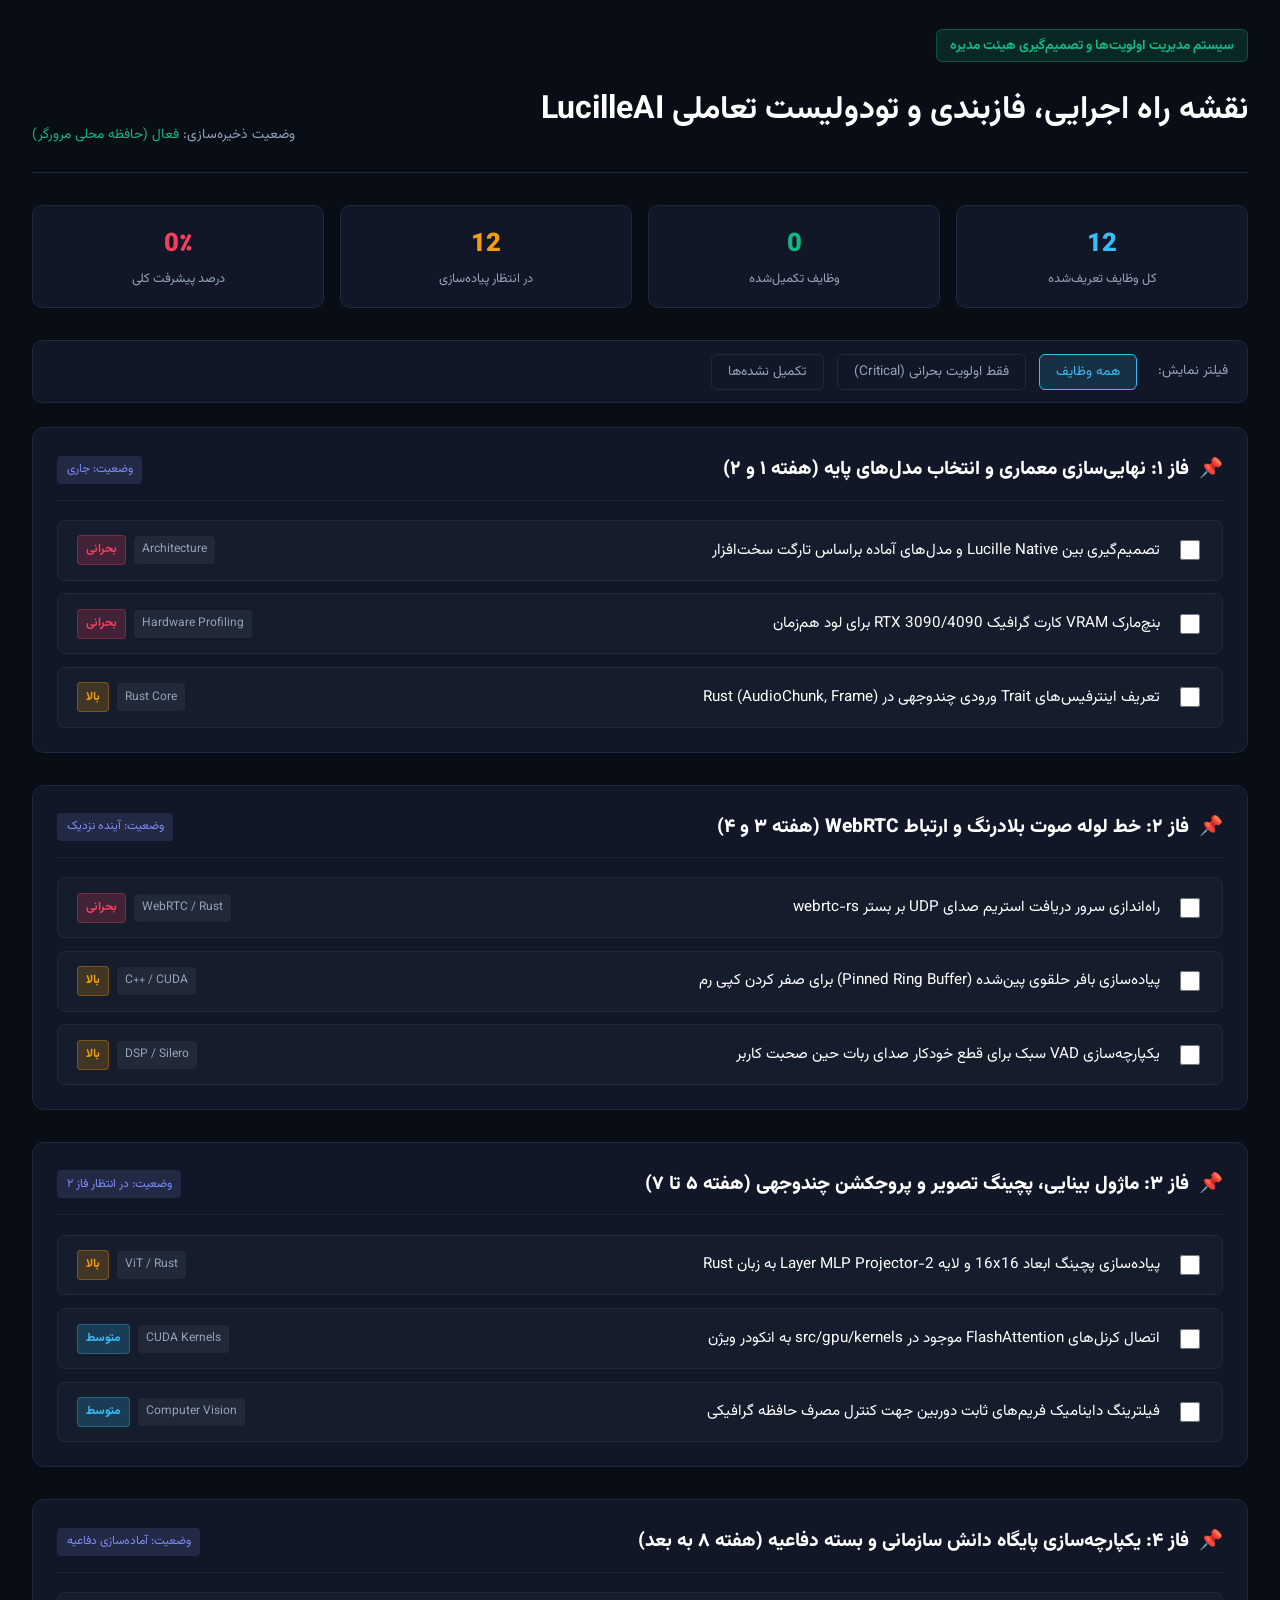
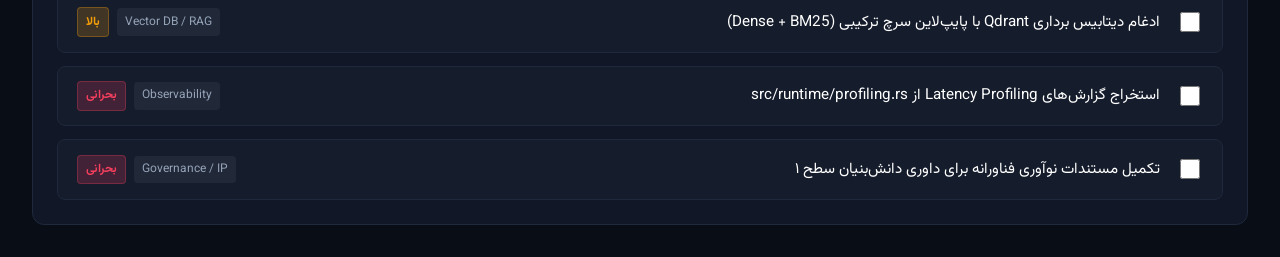
<file: pages/07_roadmap_todo.html>
<!DOCTYPE html>
<html lang="fa" dir="rtl">
<head>
  <meta charset="UTF-8">
  <title>نقشه راه، فازبندی و مدیریت تسک‌ها (Roadmap & ToDo Engine)</title>
  <link href="https://fonts.googleapis.com/css2?family=Vazirmatn:wght@300;400;600;700;900&display=swap" rel="stylesheet">
  <style>
    :root {
      --bg: #090d16;
      --card: #111726;
      --border: #1e293b;
      --primary: #38bdf8;
      --secondary: #818cf8;
      --accent: #f43f5e;
      --green: #10b981;
      --yellow: #f59e0b;
      --text: #f1f5f9;
      --muted: #94a3b8;
    }
    body { background: var(--bg); color: var(--text); font-family: 'Vazirmatn', sans-serif; padding: 2rem; margin: 0; line-height: 1.8; }
    .header { border-bottom: 1px solid var(--border); padding-bottom: 1.5rem; margin-bottom: 2rem; display: flex; justify-content: space-between; align-items: flex-end; }
    h1 { font-size: 2rem; color: #fff; margin-bottom: 0.5rem; }
    .badge { background: rgba(16, 185, 129, 0.15); color: var(--green); padding: 0.3rem 0.8rem; border-radius: 6px; font-size: 0.85rem; font-weight: bold; border: 1px solid rgba(16, 185, 129, 0.3); }
    
    .stats-row {
      display: grid;
      grid-template-columns: repeat(4, 1fr);
      gap: 1rem;
      margin-bottom: 2rem;
    }
    .stat-pill {
      background: var(--card);
      border: 1px solid var(--border);
      border-radius: 10px;
      padding: 1rem;
      text-align: center;
    }
    .stat-val { font-size: 1.6rem; font-weight: 900; color: var(--primary); }
    .stat-lbl { font-size: 0.8rem; color: var(--muted); }

    .filter-bar {
      display: flex;
      gap: 0.8rem;
      margin-bottom: 1.5rem;
      align-items: center;
      background: var(--card);
      padding: 0.8rem 1.2rem;
      border-radius: 10px;
      border: 1px solid var(--border);
    }
    .filter-btn {
      background: transparent;
      border: 1px solid var(--border);
      color: var(--muted);
      padding: 0.4rem 1rem;
      border-radius: 6px;
      cursor: pointer;
      font-family: inherit;
      font-size: 0.85rem;
      transition: all 0.2s ease;
    }
    .filter-btn.active, .filter-btn:hover {
      background: rgba(56, 189, 248, 0.15);
      border-color: var(--primary);
      color: var(--primary);
    }

    .phases-container {
      display: flex;
      flex-direction: column;
      gap: 2rem;
    }
    .phase-card {
      background: var(--card);
      border: 1px solid var(--border);
      border-radius: 12px;
      padding: 1.5rem;
    }
    .phase-header {
      display: flex;
      justify-content: space-between;
      align-items: center;
      margin-bottom: 1.2rem;
      border-bottom: 1px solid rgba(255, 255, 255, 0.05);
      padding-bottom: 0.8rem;
    }
    .phase-title {
      font-size: 1.2rem;
      font-weight: 800;
      color: #fff;
      display: flex;
      align-items: center;
      gap: 0.6rem;
    }
    .phase-badge {
      font-size: 0.75rem;
      padding: 0.2rem 0.6rem;
      border-radius: 4px;
      background: rgba(129, 140, 248, 0.15);
      color: var(--secondary);
    }

    .todo-list {
      display: flex;
      flex-direction: column;
      gap: 0.8rem;
    }
    .todo-item {
      display: flex;
      align-items: center;
      justify-content: space-between;
      background: rgba(30, 41, 59, 0.3);
      border: 1px solid var(--border);
      padding: 0.9rem 1.2rem;
      border-radius: 8px;
      transition: all 0.2s ease;
    }
    .todo-item:hover {
      border-color: rgba(56, 189, 248, 0.4);
      background: rgba(30, 41, 59, 0.5);
    }
    .todo-item.done {
      opacity: 0.5;
      text-decoration: line-through;
      border-color: var(--green);
    }
    .todo-content {
      display: flex;
      align-items: center;
      gap: 1rem;
    }
    .checkbox {
      width: 20px;
      height: 20px;
      cursor: pointer;
      accent-color: var(--primary);
    }
    .priority-badge {
      font-size: 0.75rem;
      padding: 0.2rem 0.5rem;
      border-radius: 4px;
      font-weight: bold;
    }
    .p-critical { background: rgba(244, 63, 94, 0.2); color: var(--accent); border: 1px solid rgba(244, 63, 94, 0.3); }
    .p-high { background: rgba(245, 158, 11, 0.2); color: var(--yellow); border: 1px solid rgba(245, 158, 11, 0.3); }
    .p-medium { background: rgba(56, 189, 248, 0.2); color: var(--primary); border: 1px solid rgba(56, 189, 248, 0.3); }
  </style>

  <!-- لایه ریسپانسیو مشترک صفحات محتوایی (موبایل، تبلت و چاپ) -->
  <link rel="stylesheet" href="../assets/responsive.css">
</head>
<body>

  <div class="header">
    <div>
      <span class="badge">سیستم مدیریت اولویت‌ها و تصمیم‌گیری هیئت مدیره</span>
      <h1>نقشه راه اجرایی، فازبندی و تودولیست تعاملی LucilleAI</h1>
    </div>
    <div style="font-size: 0.85rem; color: var(--muted);">
      وضعیت ذخیره‌سازی: <span style="color: var(--green);">فعال (حافظه محلی مرورگر)</span>
    </div>
  </div>

  <div class="stats-row">
    <div class="stat-pill">
      <div class="stat-val" id="totalTasks">۱۲</div>
      <div class="stat-lbl">کل وظایف تعریف‌شده</div>
    </div>
    <div class="stat-pill">
      <div class="stat-val" style="color: var(--green);" id="doneTasks">۰</div>
      <div class="stat-lbl">وظایف تکمیل‌شده</div>
    </div>
    <div class="stat-pill">
      <div class="stat-val" style="color: var(--yellow);" id="pendingTasks">۱۲</div>
      <div class="stat-lbl">در انتظار پیاده‌سازی</div>
    </div>
    <div class="stat-pill">
      <div class="stat-val" style="color: var(--accent);" id="completionRate">۰٪</div>
      <div class="stat-lbl">درصد پیشرفت کلی</div>
    </div>
  </div>

  <div class="filter-bar">
    <span style="font-size: 0.85rem; color: var(--muted); margin-left: 0.5rem;">فیلتر نمایش:</span>
    <button class="filter-btn active" onclick="setFilter('all')">همه وظایف</button>
    <button class="filter-btn" onclick="setFilter('critical')">فقط اولویت بحرانی (Critical)</button>
    <button class="filter-btn" onclick="setFilter('pending')">تکمیل نشده‌ها</button>
  </div>

  <div class="phases-container" id="phasesRoot">
    <!-- فازها و تسک‌ها به وسیله اسکریپت ری‌اکتیو در پایین رندر می‌شوند -->
  </div>

  <script>
    // مدل داده اولیه فازها و تسک‌ها
    const initialRoadmap = [
      {
        id: "phase1",
        title: "فاز ۱: نهایی‌سازی معماری و انتخاب مدل‌های پایه (هفته ۱ و ۲)",
        badge: "وضعیت: جاری",
        tasks: [
          { id: 1, title: "تصمیم‌گیری بین Lucille Native و مدل‌های آماده براساس تارگت سخت‌افزار", priority: "critical", tech: "Architecture", done: false },
          { id: 2, title: "بنچ‌مارک VRAM کارت گرافیک RTX 3090/4090 برای لود هم‌زمان", priority: "critical", tech: "Hardware Profiling", done: false },
          { id: 3, title: "تعریف اینترفیس‌های Trait ورودی چندوجهی در Rust (AudioChunk, Frame)", priority: "high", tech: "Rust Core", done: false }
        ]
      },
      {
        id: "phase2",
        title: "فاز ۲: خط لوله صوت بلادرنگ و ارتباط WebRTC (هفته ۳ و ۴)",
        badge: "وضعیت: آینده نزدیک",
        tasks: [
          { id: 4, title: "راه‌اندازی سرور دریافت استریم صدای UDP بر بستر webrtc-rs", priority: "critical", tech: "WebRTC / Rust", done: false },
          { id: 5, title: "پیاده‌سازی بافر حلقوی پین‌شده (Pinned Ring Buffer) برای صفر کردن کپی رم", priority: "high", tech: "C++ / CUDA", done: false },
          { id: 6, title: "یکپارچه‌سازی VAD سبک برای قطع خودکار صدای ربات حین صحبت کاربر", priority: "high", tech: "DSP / Silero", done: false }
        ]
      },
      {
        id: "phase3",
        title: "فاز ۳: ماژول بینایی، پچینگ تصویر و پروجکشن چندوجهی (هفته ۵ تا ۷)",
        badge: "وضعیت: در انتظار فاز ۲",
        tasks: [
          { id: 7, title: "پیاده‌سازی پچینگ ابعاد 16x16 و لایه 2-Layer MLP Projector به زبان Rust", priority: "high", tech: "ViT / Rust", done: false },
          { id: 8, title: "اتصال کرنل‌های FlashAttention موجود در src/gpu/kernels به انکودر ویژن", priority: "medium", tech: "CUDA Kernels", done: false },
          { id: 9, title: "فیلترینگ داینامیک فریم‌های ثابت دوربین جهت کنترل مصرف حافظه گرافیکی", priority: "medium", tech: "Computer Vision", done: false }
        ]
      },
      {
        id: "phase4",
        title: "فاز ۴: یکپارچه‌سازی پایگاه دانش سازمانی و بسته دفاعیه (هفته ۸ به بعد)",
        badge: "وضعیت: آماده‌سازی دفاعیه",
        tasks: [
          { id: 10, title: "ادغام دیتابیس برداری Qdrant با پایپ‌لاین سرچ ترکیبی (Dense + BM25)", priority: "high", tech: "Vector DB / RAG", done: false },
          { id: 11, title: "استخراج گزارش‌های Latency Profiling از src/runtime/profiling.rs", priority: "critical", tech: "Observability", done: false },
          { id: 12, title: "تکمیل مستندات نوآوری فناورانه برای داوری دانش‌بنیان سطح ۱", priority: "critical", tech: "Governance / IP", done: false }
        ]
      }
    ];

    let currentFilter = 'all';
    let roadmapData = JSON.parse(localStorage.getItem('lucille_roadmap')) || initialRoadmap;

    function saveState() {
      localStorage.setItem('lucille_roadmap', JSON.stringify(roadmapData));
      render();
    }

    function toggleTask(taskId) {
      roadmapData.forEach(p => {
        p.tasks.forEach(t => {
          if (t.id === taskId) t.done = !t.done;
        });
      });
      saveState();
    }

    function setFilter(filter) {
      currentFilter = filter;
      document.querySelectorAll('.filter-btn').forEach(btn => btn.classList.remove('active'));
      event.target.classList.add('active');
      render();
    }

    function updateStats() {
      let total = 0;
      let done = 0;
      roadmapData.forEach(p => {
        p.tasks.forEach(t => {
          total++;
          if (t.done) done++;
        });
      });
      document.getElementById('totalTasks').innerText = total;
      document.getElementById('doneTasks').innerText = done;
      document.getElementById('pendingTasks').innerText = total - done;
      document.getElementById('completionRate').innerText = total > 0 ? Math.round((done / total) * 100) + '٪' : '۰٪';
    }

    function render() {
      updateStats();
      const root = document.getElementById('phasesRoot');
      root.innerHTML = '';

      roadmapData.forEach(phase => {
        const filteredTasks = phase.tasks.filter(t => {
          if (currentFilter === 'critical') return t.priority === 'critical';
          if (currentFilter === 'pending') return !t.done;
          return true;
        });

        if (filteredTasks.length === 0 && currentFilter !== 'all') return;

        const card = document.createElement('div');
        card.className = 'phase-card';

        let tasksHtml = filteredTasks.map(t => `
          <div class="todo-item ${t.done ? 'done' : ''}">
            <div class="todo-content">
              <input type="checkbox" class="checkbox" ${t.done ? 'checked' : ''} onchange="toggleTask(${t.id})">
              <span style="font-size: 0.95rem; color: #fff;">${t.title}</span>
            </div>
            <div style="display: flex; gap: 0.5rem; align-items: center;">
              <span style="font-size: 0.75rem; color: var(--muted); background: rgba(255,255,255,0.05); padding: 0.2rem 0.5rem; border-radius: 4px;">${t.tech}</span>
              <span class="priority-badge p-${t.priority}">
                ${t.priority === 'critical' ? 'بحرانی' : t.priority === 'high' ? 'بالا' : 'متوسط'}
              </span>
            </div>
          </div>
        `).join('');

        card.innerHTML = `
          <div class="phase-header">
            <div class="phase-title">
              <span>📌</span>
              <span>${phase.title}</span>
            </div>
            <span class="phase-badge">${phase.badge}</span>
          </div>
          <div class="todo-list">
            ${tasksHtml}
          </div>
        `;
        root.appendChild(card);
      });
    }

    // رندر اولیه
    render();
  </script>
  <!-- ابزار اندازه‌گیری ارتفاع واقعی محتوا برای چاپ بدون بریدگی -->
  <script src="../assets/print-helper.js"></script>
</body>
</html>
</file>
<file: assets/responsive.css>
/* =========================================================
   لایه ریسپانسیو مشترک صفحات محتوایی
   هدف: نمایش شکیل، خوانا و بدون شکستگی چیدمان روی موبایل و تبلت
   محتوای صفحات دست‌نخورده باقی مانده و فقط چیدمان و اندازه‌ها اصلاح می‌شود
   ========================================================= */

/* ---------- تبلت افقی و نمایشگرهای متوسط ---------- */
@media (max-width: 1024px) {
  body {
    padding: 1.6rem 1.3rem 2.4rem;
  }
  h1 {
    font-size: 1.7rem;
  }
  .card {
    padding: 1.3rem;
  }
  .chart-box {
    height: 250px;
  }
}

/* ---------- موبایل و تبلت عمودی ---------- */
@media (max-width: 768px) {
  body {
    padding: 1.1rem 0.85rem 2.8rem;
    line-height: 1.95;
    -webkit-text-size-adjust: 100%;
    text-size-adjust: 100%;
  }

  /* سربرگ صفحه */
  .header {
    padding-bottom: 1rem;
    margin-bottom: 1.4rem;
  }
  h1 {
    font-size: 1.3rem;
    line-height: 1.65;
    margin-bottom: 0.4rem;
  }
  .header p {
    font-size: 0.88rem !important;
    line-height: 1.9;
  }
  .badge {
    display: inline-block;
    font-size: 0.75rem !important;
    padding: 0.25rem 0.65rem;
  }

  /* چیدمان ستونی کارت‌ها */
  .grid,
  .dual-box {
    grid-template-columns: 1fr !important;
    gap: 1rem !important;
    margin-bottom: 1.4rem !important;
  }
  .grid:last-child,
  .dual-box:last-child {
    margin-bottom: 0 !important;
  }

  .card {
    padding: 1.05rem;
    border-radius: 10px;
  }
  .card h3 {
    font-size: 1.02rem !important;
    margin-bottom: 0.8rem;
    padding-right: 0.55rem;
    border-right-width: 3px;
    line-height: 1.7;
  }
  .card p,
  .card li,
  .highlight-box {
    font-size: 0.87rem !important;
    line-height: 1.95;
  }
  ul {
    padding-right: 1rem;
  }
  li {
    margin-bottom: 0.55rem;
  }

  /* واژه‌نامه دو سطحی */
  .tech-item {
    padding: 0.9rem;
    margin-bottom: 0.9rem;
    border-radius: 9px;
  }
  .tech-header {
    flex-direction: column;
    align-items: flex-start;
    gap: 0.5rem;
    margin-bottom: 0.7rem;
  }
  .tech-title {
    font-size: 1rem;
    line-height: 1.7;
  }
  .tech-tag {
    font-size: 0.7rem;
    padding: 0.2rem 0.55rem;
  }
  .desc-simple,
  .desc-deep {
    padding: 0.75rem;
    font-size: 0.86rem !important;
    border-right-width: 3px;
  }
  .desc-title {
    font-size: 0.86rem;
    margin-bottom: 0.35rem;
  }

  /* جدول‌ها با اسکرول افقی بدون شکستن ستون‌ها */
  table {
    display: block;
    width: 100%;
    max-width: 100%;
    overflow-x: auto;
    -webkit-overflow-scrolling: touch;
    margin-top: 0.8rem;
    border-radius: 8px;
  }
  th,
  td {
    padding: 0.6rem 0.65rem;
    font-size: 0.79rem;
    line-height: 1.85;
    min-width: 7rem;
    vertical-align: top;
  }
  /* ستون آخر (ستون توضیحات بلند) پهن‌تر در نظر گرفته می‌شود تا متن خوانا بماند */
  th:last-child,
  td:last-child {
    min-width: 12rem;
  }
  thead th {
    white-space: nowrap;
    font-size: 0.76rem;
  }
  table::-webkit-scrollbar {
    height: 6px;
  }
  table::-webkit-scrollbar-track {
    background: rgba(255, 255, 255, 0.04);
    border-radius: 99px;
  }
  table::-webkit-scrollbar-thumb {
    background: rgba(56, 189, 248, 0.45);
    border-radius: 99px;
  }

  /* نمودارها */
  .chart-box {
    height: 230px;
  }

  /* برچسب‌ها و کادرهای تأکید */
  .tag {
    font-size: 0.72rem;
    padding: 0.2rem 0.45rem;
    display: inline-block;
  }
  .highlight-box {
    padding: 0.85rem;
    border-radius: 8px;
  }

  /* کدهای درون‌متنی و مسیرهای طولانی */
  code {
    overflow-wrap: anywhere;
    word-break: break-word;
  }
}

/* ---------- صفحه ۷ : نقشه راه و تودولیست ---------- */
@media (max-width: 768px) {
  .header {
    flex-direction: column;
    align-items: flex-start;
    gap: 0.7rem;
  }

  .stats-row {
    grid-template-columns: repeat(2, 1fr) !important;
    gap: 0.7rem;
    margin-bottom: 1.3rem;
  }
  .stat-pill {
    padding: 0.85rem 0.6rem;
    border-radius: 9px;
  }
  .stat-val {
    font-size: 1.35rem;
  }
  .stat-lbl {
    font-size: 0.75rem;
    line-height: 1.7;
  }

  .filter-bar {
    flex-wrap: wrap;
    gap: 0.55rem;
    padding: 0.7rem 0.75rem;
    margin-bottom: 1.1rem;
    border-radius: 9px;
  }
  .filter-bar > span {
    width: 100%;
    margin-left: 0 !important;
    font-size: 0.8rem !important;
  }
  .filter-btn {
    flex: 1 1 auto;
    padding: 0.5rem 0.6rem;
    font-size: 0.78rem;
  }

  .phases-container {
    gap: 1.2rem;
  }
  .phase-card {
    padding: 1rem;
    border-radius: 10px;
  }
  .phase-header {
    flex-direction: column;
    align-items: flex-start;
    gap: 0.5rem;
    margin-bottom: 0.9rem;
  }
  .phase-title {
    font-size: 1rem;
    line-height: 1.7;
    gap: 0.45rem;
  }
  .phase-badge {
    font-size: 0.7rem;
  }

  .todo-list {
    gap: 0.65rem;
  }
  .todo-item {
    flex-direction: column;
    align-items: stretch;
    gap: 0.7rem;
    padding: 0.8rem;
  }
  .todo-content {
    align-items: flex-start;
    gap: 0.7rem;
  }
  .todo-content span {
    font-size: 0.87rem !important;
    line-height: 1.9;
  }
  .todo-item > div:last-child {
    flex-wrap: wrap;
    justify-content: flex-start !important;
    gap: 0.45rem !important;
  }
  .checkbox {
    width: 22px;
    height: 22px;
    flex-shrink: 0;
    margin-top: 0.25rem;
  }
}

/* ---------- موبایل‌های کوچک ---------- */
@media (max-width: 400px) {
  body {
    padding: 0.9rem 0.7rem 2.5rem;
  }
  h1 {
    font-size: 1.18rem;
  }
  .card {
    padding: 0.9rem;
  }
  .card h3 {
    font-size: 0.98rem !important;
  }
  .tech-title {
    font-size: 0.94rem;
  }
  .stats-row {
    grid-template-columns: repeat(2, 1fr);
    gap: 0.55rem;
  }
  .stat-val {
    font-size: 1.15rem;
  }
  .stat-lbl {
    font-size: 0.7rem;
  }
  .chart-box {
    height: 205px;
  }
  th,
  td {
    font-size: 0.75rem;
    padding: 0.55rem 0.55rem;
    min-width: 6rem;
  }
  th:last-child,
  td:last-child {
    min-width: 10.5rem;
  }
}

/* ---------- گوشی در حالت افقی ---------- */
@media (max-width: 900px) and (orientation: landscape) {
  .chart-box {
    height: 200px;
  }
  .stats-row {
    grid-template-columns: repeat(4, 1fr);
  }
}

/* ---------- احترام به تنظیم کاهش حرکت کاربر ---------- */
@media (prefers-reduced-motion: reduce) {
  * {
    animation: none !important;
    transition: none !important;
  }
}

/* ---------- چاپ ----------
   نکته مهم: چیدمان چاپ عمداً با چیدمان نمایش یکسان نگه داشته می‌شود تا
   ارتفاعی که در نمایش اندازه‌گیری می‌شود با ارتفاع چاپ تفاوتی نداشته باشد.
   تنها حفظ رنگ‌ها هنگام چاپ فعال می‌شود. */
@media print {
  html,
  body {
    -webkit-print-color-adjust: exact !important;
    print-color-adjust: exact !important;
  }
}
</file>
